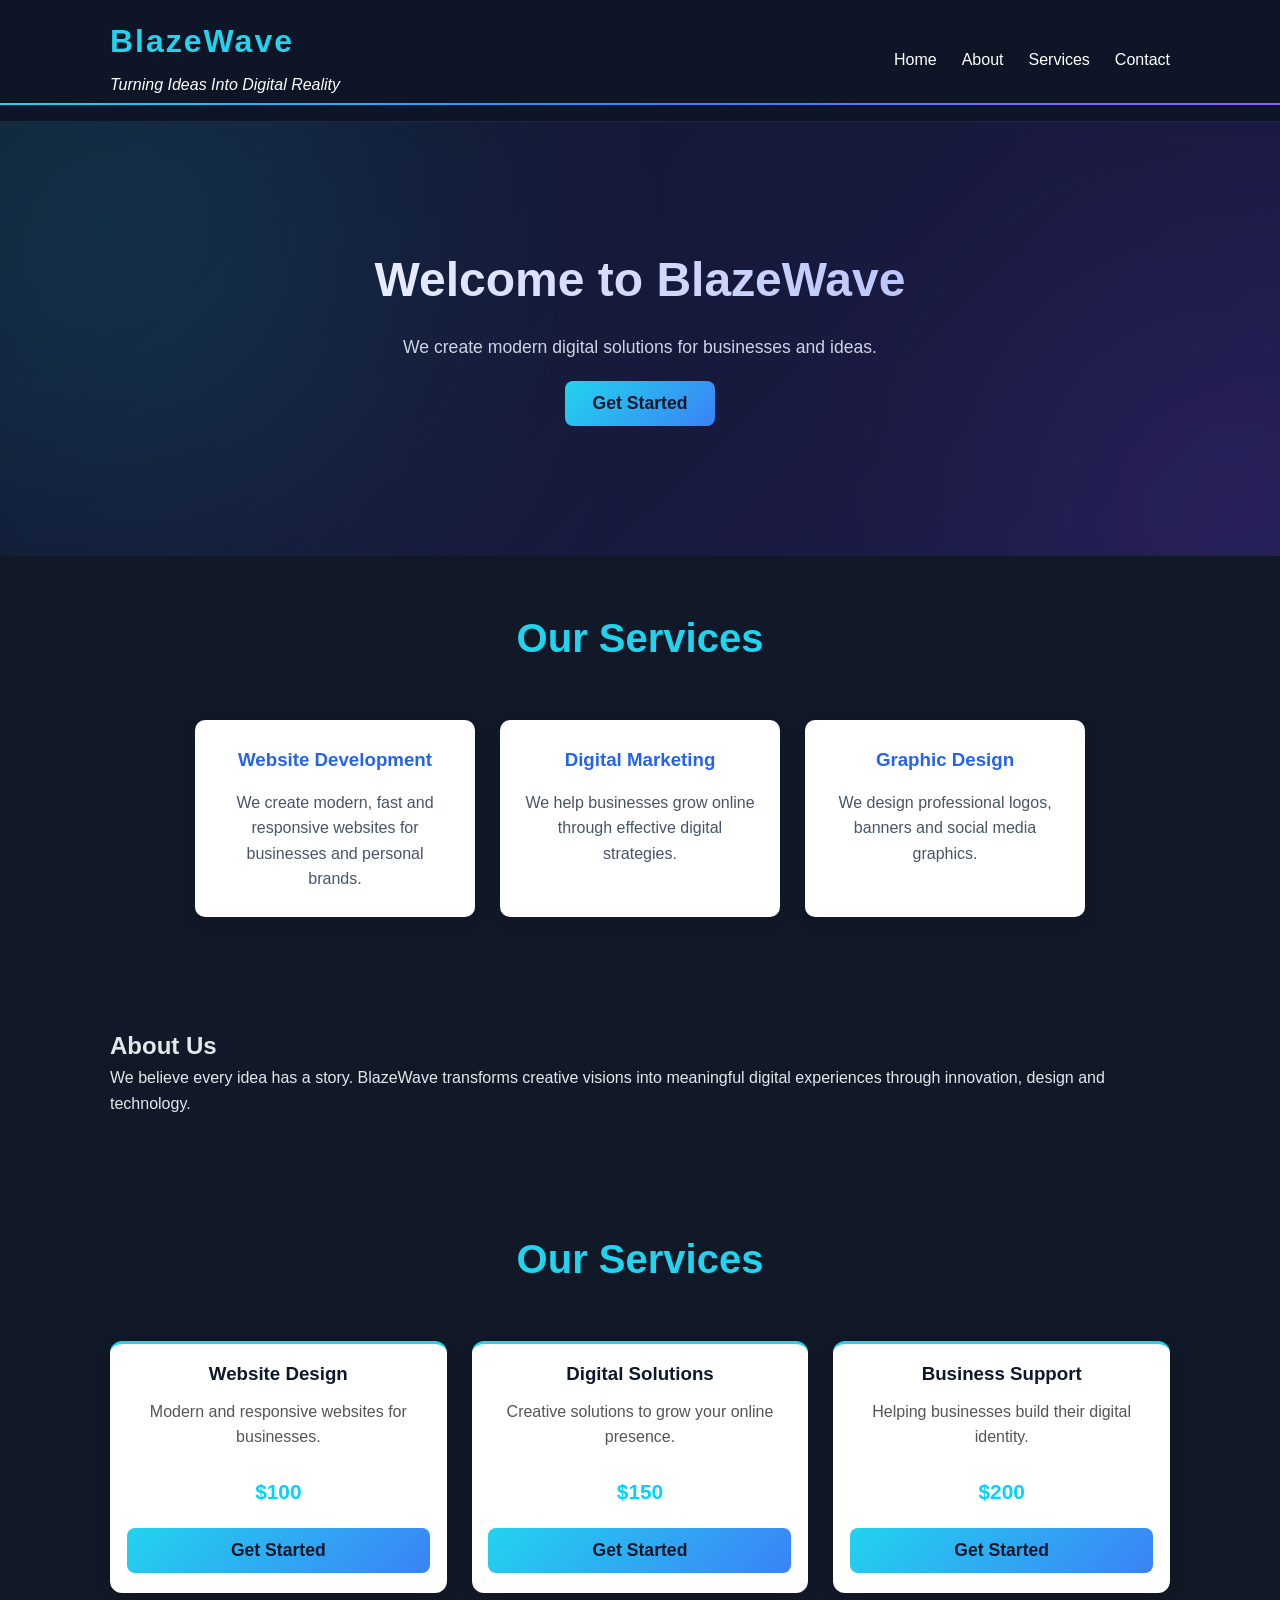
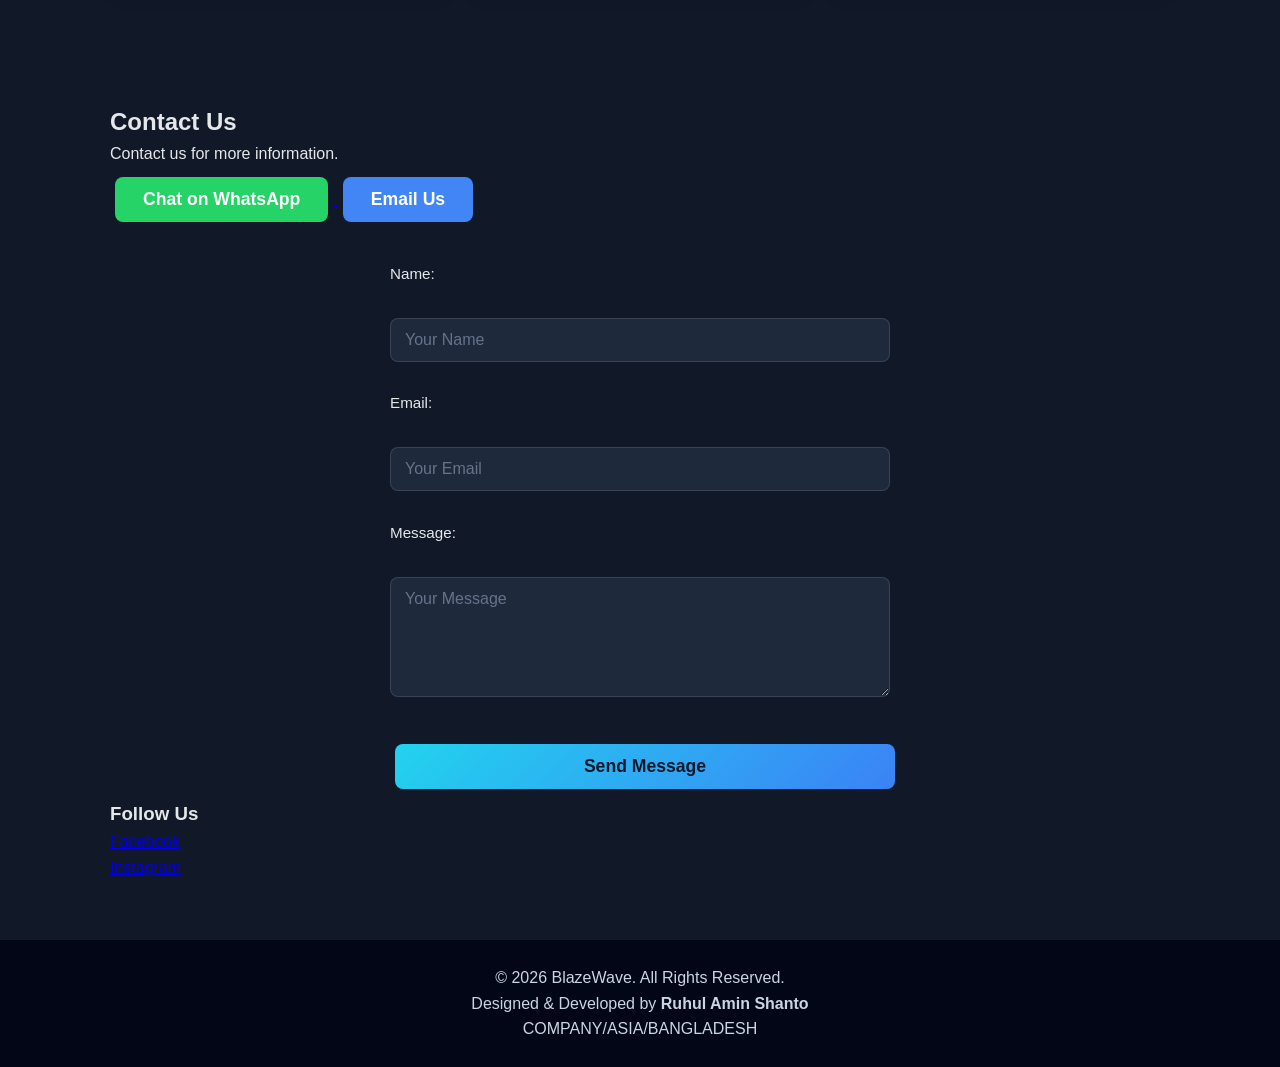
<file: index.html>
<!DOCTYPE html>
<html>

<head>
	<title>BlazeWave</title>
	<meta name="description" content="BlazeWave provides modern website development and digital solutions.">
	<meta name="keywords" content="website development, web design, digital marketing">
	<meta name="author" content="BlazeWave">
	<meta name="viewport" content="width=device-width, initial-scale=1.0">
	<link rel="stylesheet" href="style.css">
</head>

<body>

<header>
	<div class="container">

		<div>
			<h1>BlazeWave</h1>
			<p class="tagline">Turning Ideas Into Digital Reality</p>
		</div>

		<nav>
			<ul class="nav-links">
				<li><a href="#">Home</a></li>
				<li><a href="#about">About</a></li>
				<li><a href="#services">Services</a></li>
				<li><a href="#contact">Contact</a></li>
			</ul>
		</nav>

	</div>
</header>

<!-- Hero Section -->
<section class="hero">
	<div class="container">
		<h2>Welcome to BlazeWave</h2>
		<p>
			We create modern digital solutions for businesses and ideas.
		</p>
		<button class="btn">Get Started</button>
	</div>
</section>

<!-- About Section -->
<section class="services">
	<h2>Our Services</h2>

	<div class="service-container">
		<div class="service-box">
			<h3>Website Development</h3>
			<p>
				We create modern, fast and responsive websites for businesses and personal brands.
			</p>
		</div>

		<div class="service-box">
			<h3>Digital Marketing</h3>
			<p>
				We help businesses grow online through effective digital strategies.
			</p>
		</div>

		<div class="service-box">
			<h3>Graphic Design</h3>
			<p>
				We design professional logos, banners and social media graphics.
			</p>
		</div>
	</div>
</section>

<section class="about" id="about">
	<div class="container">
		<h2>About Us</h2>
		<p>
			We believe every idea has a story. BlazeWave transforms creative visions into meaningful digital experiences through innovation, design and technology.
		</p>
	</div>
</section>

<!-- Services Section -->
<section class="services" id="services">
	<div class="container">
		<h2>Our Services</h2>

		<div class="services-grid">
			<div class="service-card">
				<h3>Website Design</h3>
				<p>Modern and responsive websites for businesses.</p>
				<span class="price">$100</span>
				<button class="btn">Get Started</button>
			</div>

			<div class="service-card">
				<h3>Digital Solutions</h3>
				<p>Creative solutions to grow your online presence.</p>
				<span class="price">$150</span>
				<button class="btn">Get Started</button>
			</div>

			<div class="service-card">
				<h3>Business Support</h3>
				<p>Helping businesses build their digital identity.</p>
				<span class="price">$200</span>
				<button class="btn">Get Started</button>
			</div>
		</div>
	</div>
</section>

<!-- Contact Section -->
<section class="contact" id="contact">
	<div class="container">
		<h2>Contact Us</h2>
		<p>Contact us for more information.</p>

		<a href="https://wa.me/8801881301060">
			<button class="btn whatsapp">Chat on WhatsApp</button>
		</a>

		<a href="mailto:r.a.shanto060@gmail.com">
			<button class="btn email">Email Us</button>
		</a>

		<form>
			<label>Name:</label><br>
			<input type="text" placeholder="Your Name"><br><br>

			<label>Email:</label><br>
			<input type="email" placeholder="Your Email"><br><br>

			<label>Message:</label><br>
			<textarea placeholder="Your Message"></textarea><br><br>

			<button class="btn">Send Message</button>
		</form>

		<h3>Follow Us</h3>
		<a href="#">Facebook</a><br>
		<a href="#">Instagram</a>
	</div>
</section>

<footer>
	<p>© 2026 BlazeWave. All Rights Reserved.</p>
	<p>Designed & Developed by <strong>Ruhul Amin Shanto</strong></p>
	<p>COMPANY/ASIA/BANGLADESH</p>
</footer>

</body>

</html>
</file>
<file: style.css>
html {
    scroll-behavior: smooth;
}

/* Custom Scrollbar */
::-webkit-scrollbar {
    width: 10px;
}
::-webkit-scrollbar-track {
    background: #0b1120;
}
::-webkit-scrollbar-thumb {
    background: linear-gradient(#22d3ee, #3b82f6);
    border-radius: 10px;
}

* {
    margin: 0;
    padding: 0;
    box-sizing: border-box;
}

body {
    font-family: 'Poppins', 'Segoe UI', Tahoma, Geneva, Verdana, sans-serif;
    line-height: 1.6;
    color: #333;
    background: #0b1120;
}

/* Container */
.container {
    max-width: 1100px;
    margin: 0 auto;
    padding: 0 20px;
}

header {
    background: rgba(15, 23, 42, 0.75);
    backdrop-filter: blur(12px);
    -webkit-backdrop-filter: blur(12px);

    color: white;
    padding: 1rem 0;

    position: sticky;
    top: 0;
    z-index: 1000;

    border-bottom: 1px solid rgba(255,255,255,0.08);
}

header::after {
    content: "";
    display: block;
    width: 100%;
    height: 2px;
    background: linear-gradient(to right, #22d3ee, #3b82f6, #8b5cf6);
}

header .container {
    display: flex;
    flex-wrap: wrap;
    align-items: center;
    justify-content: space-between;
}

h1 {
    color: #22d3ee;
    letter-spacing: 2px;
}

.tagline {
    font-style: italic;
    margin: 5px 0;
}

.nav-links {
    display: flex;
    list-style: none;
    gap: 25px;
}

.nav-links a {
    color: white;
    text-decoration: none;
    transition: 0.3s;
    position: relative;
}

.nav-links a::after {
    content: "";
    position: absolute;
    left: 0;
    bottom: -4px;
    width: 0%;
    height: 2px;
    background: #22d3ee;
    transition: width 0.3s ease;
}

.nav-links a:hover {
    color: #22d3ee;
}

.nav-links a:hover::after,
.nav-links a.active::after {
    width: 100%;
}

.nav-links a.active {
    color: #22d3ee;
}

.hamburger {
    display: none;
    font-size: 28px;
    cursor: pointer;
}

/* Hero */
.hero {
    position: relative;
    overflow: hidden;
    text-align: center;
    padding: 120px 20px;
    background: linear-gradient(135deg, #0f172a, #1e1b4b);
    color: white;
}

.hero::before {
    content: "";
    position: absolute;
    width: 450px;
    height: 450px;
    background: #22d3ee;
    border-radius: 50%;
    filter: blur(160px);
    opacity: 0.25;
    top: -120px;
    left: -120px;
}

.hero::after {
    content: "";
    position: absolute;
    width: 350px;
    height: 350px;
    background: #8b5cf6;
    border-radius: 50%;
    filter: blur(140px);
    opacity: 0.20;
    bottom: -120px;
    right: -120px;
}

.hero .container {
    position: relative;
    z-index: 2;
}

.hero-badge {
    display: inline-block;
    padding: 6px 18px;
    border-radius: 999px;
    background: rgba(34, 211, 238, 0.1);
    border: 1px solid rgba(34, 211, 238, 0.35);
    color: #22d3ee;
    font-size: 0.85rem;
    font-weight: 600;
    letter-spacing: 0.5px;
    margin-bottom: 18px;
}

.hero h2 {
    font-size: 3rem;
    font-weight: 700;
    margin-bottom: 14px;
    background: linear-gradient(to right, #ffffff, #a5b4fc);
    -webkit-background-clip: text;
    background-clip: text;
    color: transparent;
}

.hero p {
    max-width: 550px;
    margin: 0 auto 10px;
    color: #cbd5e1;
    font-size: 1.1rem;
}

.hero-img {
    max-width: 100%;
    height: auto;
    border-radius: 12px;
    margin-bottom: 30px;
}
/* Buttons */
.btn {
    padding: 12px 28px;
    background: linear-gradient(135deg, #22d3ee, #3b82f6);
    color: #0f172a;
    font-weight: 600;
    border: none;
    border-radius: 8px;
    font-size: 1.1rem;
    cursor: pointer;
    margin: 10px 5px;
    display: inline-block;
    text-decoration: none;
}

.btn {
    transition: all 0.35s ease;
}

.btn:hover {
    transform: translateY(-3px);
    box-shadow: 0 8px 20px rgba(34, 211, 238, 0.35);
}

.btn-outline {
    background: transparent;
    color: #e5e7eb;
    border: 1px solid rgba(255,255,255,0.3);
    font-weight: 500;
}

.btn-outline:hover {
    background: rgba(255,255,255,0.08);
    box-shadow: none;
    border-color: #22d3ee;
    color: #22d3ee;
}

.whatsapp { background: #25D366; color: white; }
.email { background: #4285f4; color: white; }

/* Contact Form */
.contact form {
    max-width: 500px;
    margin: 30px auto 0;
    text-align: left;
}

.contact label {
    display: block;
    margin-bottom: 6px;
    font-weight: 500;
    color: #e5e7eb;
    font-size: 0.95rem;
}

.contact input,
.contact textarea {
    width: 100%;
    padding: 12px 14px;
    margin-bottom: 4px;
    background: #1e293b;
    border: 1px solid rgba(255,255,255,0.12);
    border-radius: 8px;
    color: #f1f5f9;
    font-family: inherit;
    font-size: 1rem;
    transition: border-color 0.3s ease, box-shadow 0.3s ease;
}

.contact input::placeholder,
.contact textarea::placeholder {
    color: #64748b;
}

.contact textarea {
    min-height: 120px;
    resize: vertical;
}

.contact input:focus,
.contact textarea:focus {
    outline: none;
    border-color: #22d3ee;
    box-shadow: 0 0 0 3px rgba(34, 211, 238, 0.15);
}

.contact form .btn {
    width: 100%;
}

/* Social Links */
.social-links {
    display: flex;
    justify-content: center;
    gap: 15px;
    margin-top: 15px;
}

.social-links a {
    padding: 10px 22px;
    border-radius: 999px;
    background: rgba(255,255,255,0.06);
    border: 1px solid rgba(255,255,255,0.12);
    color: #e5e7eb;
    text-decoration: none;
    font-size: 0.95rem;
    transition: all 0.3s ease;
}

.social-links a:hover {
    background: rgba(34, 211, 238, 0.12);
    border-color: #22d3ee;
    color: #22d3ee;
    transform: translateY(-2px);
}

/* Back to Top */
#backToTop {
    position: fixed;
    bottom: 25px;
    right: 25px;
    width: 46px;
    height: 46px;
    border-radius: 50%;
    border: none;
    background: linear-gradient(135deg, #22d3ee, #3b82f6);
    color: #0f172a;
    font-size: 1.3rem;
    font-weight: bold;
    cursor: pointer;
    opacity: 0;
    visibility: hidden;
    transform: translateY(10px);
    transition: all 0.3s ease;
    box-shadow: 0 6px 16px rgba(0,0,0,0.3);
    z-index: 999;
}

#backToTop.show {
    opacity: 1;
    visibility: visible;
    transform: translateY(0);
}

#backToTop:hover {
    transform: translateY(-4px);
}

/* Sections */
section {
    padding: 60px 0;
}

.about,
.contact {
    background: #111827;
    color: #e5e7eb;
}

/* Footer */
footer {
    background: #020617;
    color: #cbd5e1;
    text-align: center;
    padding: 25px;
}

/* ===================== MISSION 9: SERVICES CARDS ===================== */
.services {
    padding: 50px 20px;
    text-align: center;
    background: #111827;
    color: #e5e7eb;
}

.services h2 {
    font-size: 2.5rem;
    margin-bottom: 50px;
    color: #22d3ee;
}

.services-grid {
    display: grid;
    grid-template-columns: repeat(auto-fit, minmax(300px, 1fr));
    gap: 25px;
}

.service-card {
    background: white;
    border-radius: 12px;
    overflow: hidden;
    box-shadow: 0 5px 15px rgba(0,0,0,0.1);
    transition: all 0.5s ease, box-shadow 0.5s ease;
    border-top: 3px solid #22d3ee;
}

.service-card:hover {
    transform: translateY(-15px);
    box-shadow: 0 20px 30px rgba(0,0,0,0.15);
}

.service-icon {
    font-size: 2.5rem;
    padding-top: 25px;
}

.service-card img {
    width: 100%;
    height: 200px;
    object-fit: cover;
}

.service-card img {
    transition: transform 0.5s ease;
}

.service-card:hover img {
    transform: scale(1.1);
}

.service-card h3 {
    padding: 15px 20px 10px;
    color: #0f172a;
}

.service-card p {
    padding: 0 20px 15px;
    color: #555;
}

.price {
    display: block;
    font-size: 1.3rem;
    font-weight: bold;
    color: #00d4ff;
    padding: 10px 20px;
} 

.service-card .btn {
    width: 90%;
    margin: 10px auto 20px;
    display: block;
}

@keyframes fadeIn {
    from {
        opacity: 0;
        transform: translateY(20px);
    }

    to {
        opacity: 1;
        transform: translateY(0);
    }
}
@keyframes moveGlow {
    0% {
        transform: translate(0, 0);
    }

    50% {
        transform: translate(40px, 30px);
    }

    100% {
        transform: translate(0, 0);
    }
}

.reveal {
    opacity: 0;
    transform: translateY(30px);
    transition: opacity 0.8s ease, transform 0.8s ease;
}

.reveal.visible {
    opacity: 1;
    transform: translateY(0);
}

.hero {
    animation: fadeIn 1.2s ease;
}

/* Responsive Design */
@media (max-width: 768px) {
    header .container {
        flex-direction: column;
        gap: 15px;
    }

    .nav-links {
        display: none;
        flex-direction: column;
        width: 100%;
        gap: 15px;
        text-align: center;
    }

    .nav-links.active {
        display: flex;
    }

    .hamburger {
        display: block;
    }

    .hero {
        padding: 40px 15px;
    }

    h1 {
        font-size: 2.2rem;
    }

    .hero-img {
        width: 100%;
    }

    body {
        font-size: 16px;
    }

    nav {
        display: flex;
        flex-direction: column;
        gap: 10px;
    }

    .container {
        width: 90%;
        margin: auto;
    }

    img {
        max-width: 100%;
        height: auto;
    }

    h2 {
        font-size: 22px;
    }

    footer {
        font-size: 14px;
    }

    .services h2 {
        font-size: 28px;
    }
}

@media (max-width: 480px) {
    .container {
        padding: 0 15px;
    }

    section {
        padding: 40px 0;
    }
}

.service-container {
    display: flex;
    justify-content: center;
    gap: 25px;
    flex-wrap: wrap;
}

.service-box {
    background: white;
    width: 280px;
    padding: 25px;
    border-radius: 10px;
    box-shadow: 0 5px 15px rgba(0,0,0,0.1);
}

.service-box h3 {
    color: #2563eb;
    margin-bottom: 15px;
}

.service-box p {
    color: #475569;
    line-height: 1.6;
}
</file>
